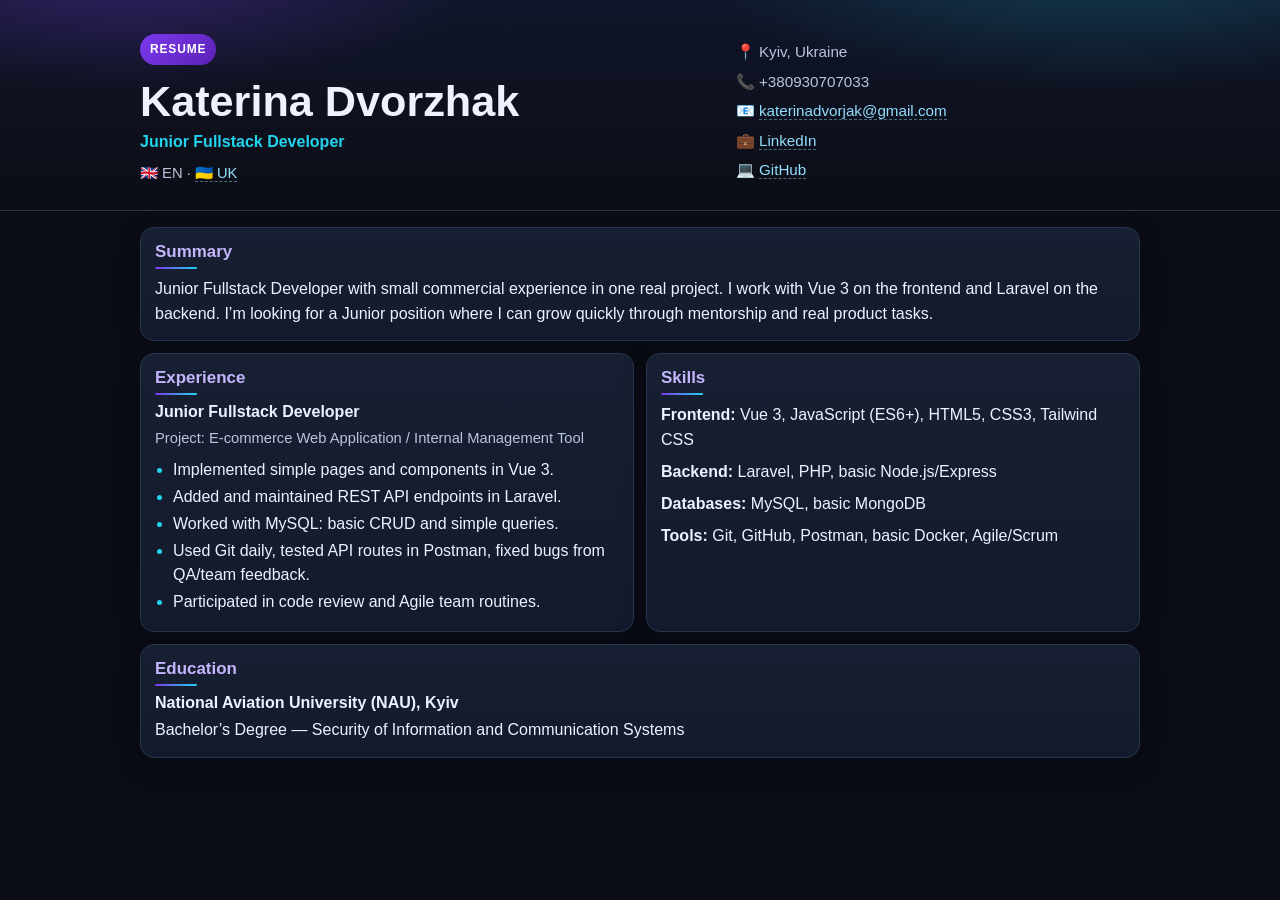
<file: index.html>
<!doctype html>
<html lang="en">
<head>
  <meta charset="UTF-8" />
  <meta name="viewport" content="width=device-width, initial-scale=1.0" />
  <title>Katerina Dvorzhak — Junior Fullstack Developer</title>
  <link rel="stylesheet" href="styles.css" />
</head>
<body>
  <header class="hero">
    <div class="container hero-inner">
      <div>
        <p class="badge">RESUME</p>
        <h1>Katerina Dvorzhak</h1>
        <p class="role">Junior Fullstack Developer</p>
        <p class="lang">🇬🇧 EN · <a href="uk.html">🇺🇦 UK</a></p>
      </div>
      <div class="contacts">
        <p>📍 Kyiv, Ukraine</p>
        <p>📞 +380930707033</p>
        <p>📧 <a href="mailto:katerinadvorjak@gmail.com">katerinadvorjak@gmail.com</a></p>
        <p>💼 <a href="https://www.linkedin.com/in/katerina-dvorjak-9845141ba/" target="_blank" rel="noopener">LinkedIn</a></p>
        <p>💻 <a href="https://github.com/katerinadvorjak" target="_blank" rel="noopener">GitHub</a></p>
      </div>
    </div>
  </header>

  <main class="container layout">
    <section class="card summary">
      <h2>Summary</h2>
      <p>Junior Fullstack Developer with small commercial experience in one real project. I work with Vue 3 on the frontend and Laravel on the backend. I’m looking for a Junior position where I can grow quickly through mentorship and real product tasks.</p>
    </section>

    <section class="card exp">
      <h2>Experience</h2>
      <h3>Junior Fullstack Developer</h3>
      <p class="muted">Project: E-commerce Web Application / Internal Management Tool</p>
      <ul>
        <li>Implemented simple pages and components in Vue 3.</li>
        <li>Added and maintained REST API endpoints in Laravel.</li>
        <li>Worked with MySQL: basic CRUD and simple queries.</li>
        <li>Used Git daily, tested API routes in Postman, fixed bugs from QA/team feedback.</li>
        <li>Participated in code review and Agile team routines.</li>
      </ul>
    </section>

    <section class="card skills">
      <h2>Skills</h2>
      <div class="skill-block">
        <p><strong>Frontend:</strong> Vue 3, JavaScript (ES6+), HTML5, CSS3, Tailwind CSS</p>
        <p><strong>Backend:</strong> Laravel, PHP, basic Node.js/Express</p>
        <p><strong>Databases:</strong> MySQL, basic MongoDB</p>
        <p><strong>Tools:</strong> Git, GitHub, Postman, basic Docker, Agile/Scrum</p>
      </div>
    </section>

    <section class="card edu">
      <h2>Education</h2>
      <h3>National Aviation University (NAU), Kyiv</h3>
      <p>Bachelor’s Degree — Security of Information and Communication Systems</p>
    </section>
  </main>
</body>
</html>
</file>
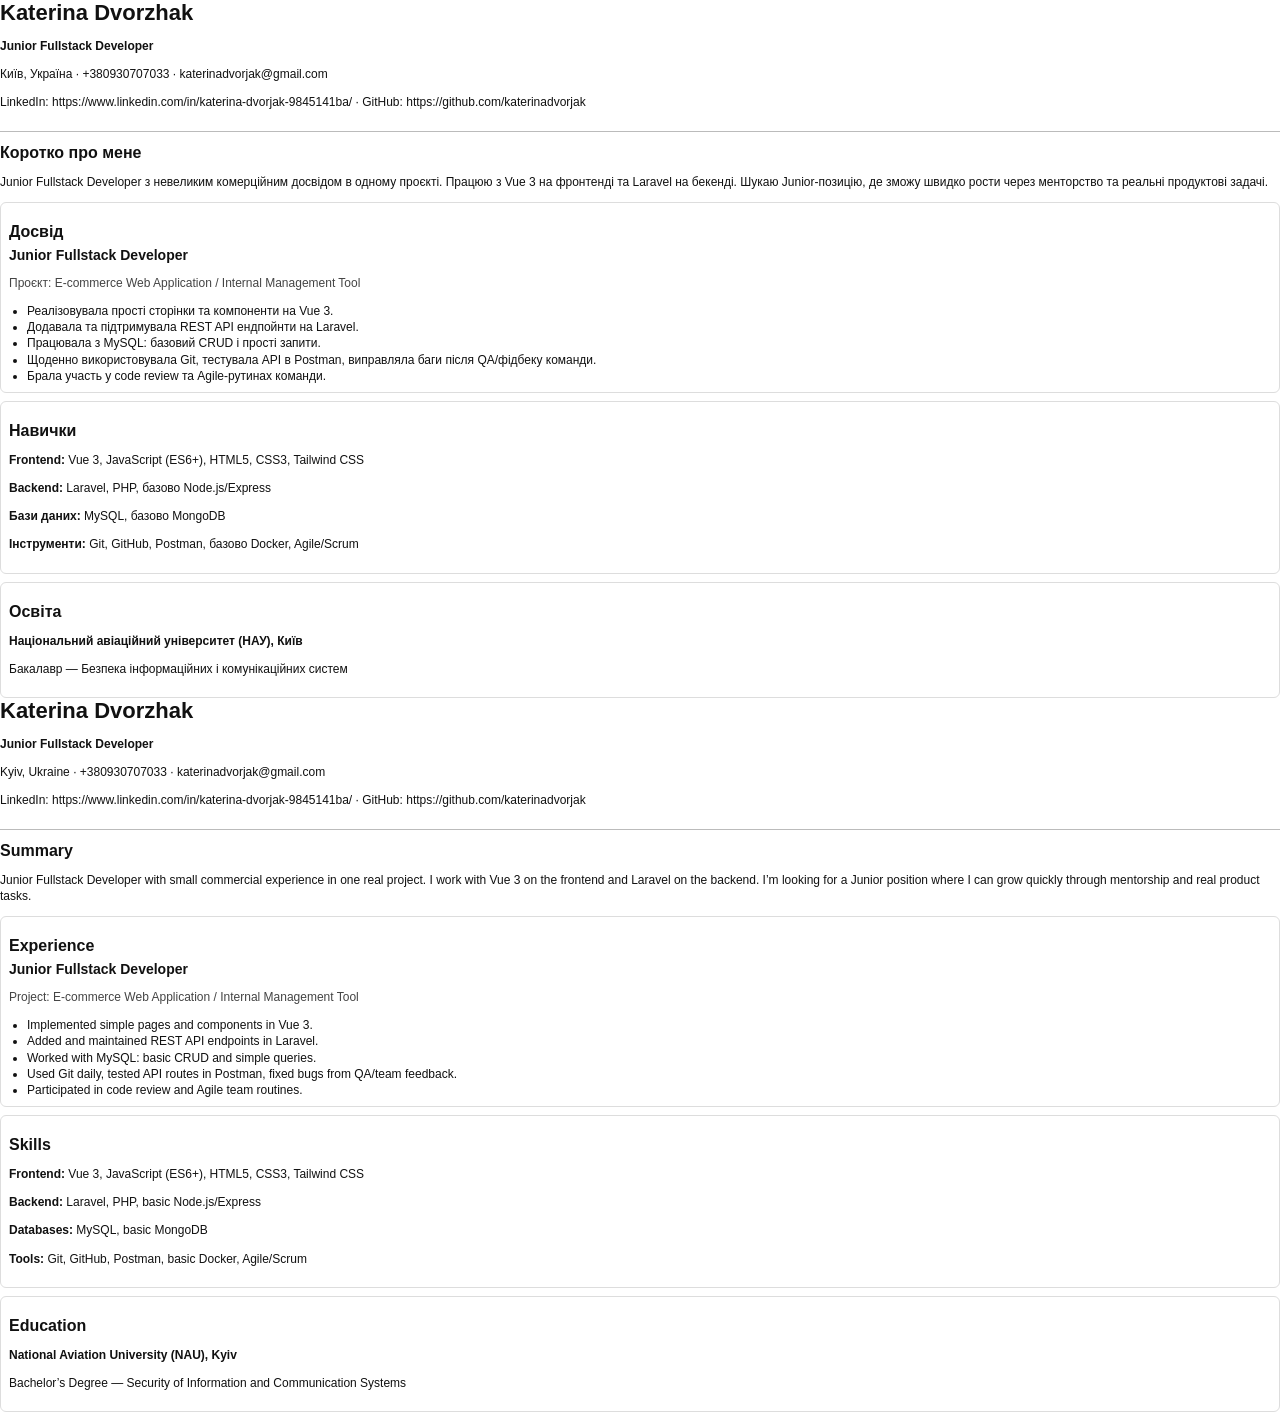
<file: combined_ua_en.html>
<!doctype html>
<html lang="uk">
<head>
  <meta charset="UTF-8" />
  <meta name="viewport" content="width=device-width, initial-scale=1.0" />
  <title>Katerina Dvorzhak CV (UA + EN)</title>
  <style>
    @page { size: A4; margin: 10mm; }
    * { box-sizing: border-box; }
    body { font-family: Inter, Arial, sans-serif; margin: 0; color: #111; }
    .page { page-break-after: always; break-after: page; }
    .page:last-child { page-break-after: auto; break-after: auto; }
    h1 { margin: 0 0 4px; font-size: 22px; }
    h2 { margin: 12px 0 6px; font-size: 16px; }
    h3 { margin: 0 0 4px; font-size: 14px; }
    p, li { font-size: 12px; line-height: 1.35; }
    ul { margin: 6px 0 0; padding-left: 18px; }
    .head { border-bottom: 1px solid #bbb; padding-bottom: 8px; margin-bottom: 8px; }
    .muted { color: #444; }
    .block { border: 1px solid #ddd; border-radius: 6px; padding: 8px; margin-top: 8px; }
  </style>
</head>
<body>
  <section class="page">
    <div class="head">
      <h1>Katerina Dvorzhak</h1>
      <p><strong>Junior Fullstack Developer</strong></p>
      <p>Київ, Україна · +380930707033 · katerinadvorjak@gmail.com</p>
      <p>LinkedIn: https://www.linkedin.com/in/katerina-dvorjak-9845141ba/ · GitHub: https://github.com/katerinadvorjak</p>
    </div>

    <h2>Коротко про мене</h2>
    <p>Junior Fullstack Developer з невеликим комерційним досвідом в одному проєкті. Працюю з Vue 3 на фронтенді та Laravel на бекенді. Шукаю Junior-позицію, де зможу швидко рости через менторство та реальні продуктові задачі.</p>

    <div class="block">
      <h2>Досвід</h2>
      <h3>Junior Fullstack Developer</h3>
      <p class="muted">Проєкт: E-commerce Web Application / Internal Management Tool</p>
      <ul>
        <li>Реалізовувала прості сторінки та компоненти на Vue 3.</li>
        <li>Додавала та підтримувала REST API ендпойнти на Laravel.</li>
        <li>Працювала з MySQL: базовий CRUD і прості запити.</li>
        <li>Щоденно використовувала Git, тестувала API в Postman, виправляла баги після QA/фідбеку команди.</li>
        <li>Брала участь у code review та Agile-рутинах команди.</li>
      </ul>
    </div>

    <div class="block">
      <h2>Навички</h2>
      <p><strong>Frontend:</strong> Vue 3, JavaScript (ES6+), HTML5, CSS3, Tailwind CSS</p>
      <p><strong>Backend:</strong> Laravel, PHP, базово Node.js/Express</p>
      <p><strong>Бази даних:</strong> MySQL, базово MongoDB</p>
      <p><strong>Інструменти:</strong> Git, GitHub, Postman, базово Docker, Agile/Scrum</p>
    </div>

    <div class="block">
      <h2>Освіта</h2>
      <p><strong>Національний авіаційний університет (НАУ), Київ</strong></p>
      <p>Бакалавр — Безпека інформаційних і комунікаційних систем</p>
    </div>
  </section>

  <section class="page" lang="en">
    <div class="head">
      <h1>Katerina Dvorzhak</h1>
      <p><strong>Junior Fullstack Developer</strong></p>
      <p>Kyiv, Ukraine · +380930707033 · katerinadvorjak@gmail.com</p>
      <p>LinkedIn: https://www.linkedin.com/in/katerina-dvorjak-9845141ba/ · GitHub: https://github.com/katerinadvorjak</p>
    </div>

    <h2>Summary</h2>
    <p>Junior Fullstack Developer with small commercial experience in one real project. I work with Vue 3 on the frontend and Laravel on the backend. I’m looking for a Junior position where I can grow quickly through mentorship and real product tasks.</p>

    <div class="block">
      <h2>Experience</h2>
      <h3>Junior Fullstack Developer</h3>
      <p class="muted">Project: E-commerce Web Application / Internal Management Tool</p>
      <ul>
        <li>Implemented simple pages and components in Vue 3.</li>
        <li>Added and maintained REST API endpoints in Laravel.</li>
        <li>Worked with MySQL: basic CRUD and simple queries.</li>
        <li>Used Git daily, tested API routes in Postman, fixed bugs from QA/team feedback.</li>
        <li>Participated in code review and Agile team routines.</li>
      </ul>
    </div>

    <div class="block">
      <h2>Skills</h2>
      <p><strong>Frontend:</strong> Vue 3, JavaScript (ES6+), HTML5, CSS3, Tailwind CSS</p>
      <p><strong>Backend:</strong> Laravel, PHP, basic Node.js/Express</p>
      <p><strong>Databases:</strong> MySQL, basic MongoDB</p>
      <p><strong>Tools:</strong> Git, GitHub, Postman, basic Docker, Agile/Scrum</p>
    </div>

    <div class="block">
      <h2>Education</h2>
      <p><strong>National Aviation University (NAU), Kyiv</strong></p>
      <p>Bachelor’s Degree — Security of Information and Communication Systems</p>
    </div>
  </section>
</body>
</html>
</file>
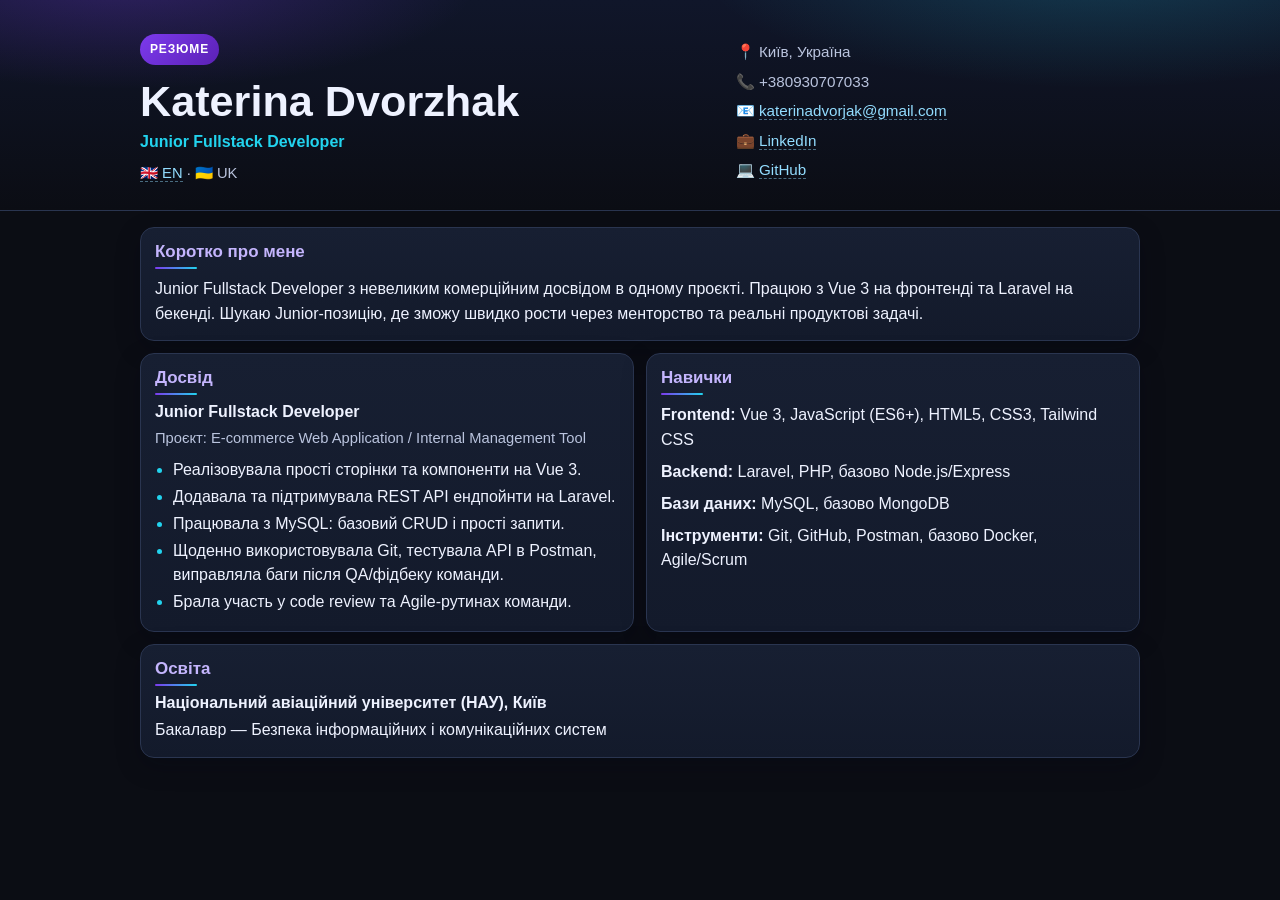
<file: uk.html>
<!doctype html>
<html lang="uk">
<head>
  <meta charset="UTF-8" />
  <meta name="viewport" content="width=device-width, initial-scale=1.0" />
  <title>Katerina Dvorzhak — Junior Fullstack Developer</title>
  <link rel="stylesheet" href="styles.css" />
</head>
<body>
  <header class="hero">
    <div class="container hero-inner">
      <div>
        <p class="badge">РЕЗЮМЕ</p>
        <h1>Katerina Dvorzhak</h1>
        <p class="role">Junior Fullstack Developer</p>
        <p class="lang"><a href="index.html">🇬🇧 EN</a> · 🇺🇦 UK</p>
      </div>
      <div class="contacts">
        <p>📍 Київ, Україна</p>
        <p>📞 +380930707033</p>
        <p>📧 <a href="mailto:katerinadvorjak@gmail.com">katerinadvorjak@gmail.com</a></p>
        <p>💼 <a href="https://www.linkedin.com/in/katerina-dvorjak-9845141ba/" target="_blank" rel="noopener">LinkedIn</a></p>
        <p>💻 <a href="https://github.com/katerinadvorjak" target="_blank" rel="noopener">GitHub</a></p>
      </div>
    </div>
  </header>

  <main class="container layout">
    <section class="card summary">
      <h2>Коротко про мене</h2>
      <p>Junior Fullstack Developer з невеликим комерційним досвідом в одному проєкті. Працюю з Vue 3 на фронтенді та Laravel на бекенді. Шукаю Junior-позицію, де зможу швидко рости через менторство та реальні продуктові задачі.</p>
    </section>

    <section class="card exp">
      <h2>Досвід</h2>
      <h3>Junior Fullstack Developer</h3>
      <p class="muted">Проєкт: E-commerce Web Application / Internal Management Tool</p>
      <ul>
        <li>Реалізовувала прості сторінки та компоненти на Vue 3.</li>
        <li>Додавала та підтримувала REST API ендпойнти на Laravel.</li>
        <li>Працювала з MySQL: базовий CRUD і прості запити.</li>
        <li>Щоденно використовувала Git, тестувала API в Postman, виправляла баги після QA/фідбеку команди.</li>
        <li>Брала участь у code review та Agile-рутинах команди.</li>
      </ul>
    </section>

    <section class="card skills">
      <h2>Навички</h2>
      <div class="skill-block">
        <p><strong>Frontend:</strong> Vue 3, JavaScript (ES6+), HTML5, CSS3, Tailwind CSS</p>
        <p><strong>Backend:</strong> Laravel, PHP, базово Node.js/Express</p>
        <p><strong>Бази даних:</strong> MySQL, базово MongoDB</p>
        <p><strong>Інструменти:</strong> Git, GitHub, Postman, базово Docker, Agile/Scrum</p>
      </div>
    </section>

    <section class="card edu">
      <h2>Освіта</h2>
      <h3>Національний авіаційний університет (НАУ), Київ</h3>
      <p>Бакалавр — Безпека інформаційних і комунікаційних систем</p>
    </section>
  </main>
</body>
</html>
</file>
<file: styles.css>
:root {
  --bg: #0b0d14;
  --panel: #141b2b;
  --line: #2a3550;
  --text: #eef2ff;
  --muted: #bac4de;
  --accent: #7c3aed;
  --accent-2: #22d3ee;
}

* { box-sizing: border-box; }
html, body { margin: 0; padding: 0; background: var(--bg); color: var(--text); font-family: Inter, Segoe UI, Arial, sans-serif; }
.container { width: min(1000px, 92%); margin: 0 auto; }

.hero {
  padding: 34px 0 22px;
  border-bottom: 1px solid var(--line);
  background:
    radial-gradient(900px 280px at 86% -18%, rgba(34,211,238,.20), transparent 45%),
    radial-gradient(700px 220px at 10% -10%, rgba(124,58,237,.28), transparent 50%),
    linear-gradient(180deg, #10162a, #0b0d14);
}

.hero-inner { display: grid; grid-template-columns: 1.18fr .82fr; gap: 14px; align-items: start; }
.badge {
  display: inline-block;
  background: linear-gradient(135deg, var(--accent), #5b21b6);
  color: #fff;
  padding: 6px 10px;
  border-radius: 999px;
  font-size: .75rem;
  font-weight: 700;
  letter-spacing: .85px;
}

h1 { margin: 12px 0 4px; font-size: clamp(1.8rem, 4vw, 2.7rem); }
.role { margin: 0; color: var(--accent-2); font-weight: 700; }
.lang { margin: 8px 0 0; color: var(--muted); font-size: .92rem; }
.contacts p { margin: 6px 0; color: var(--muted); font-size: .95rem; }

main { padding: 16px 0 26px; display: grid; grid-template-columns: 1fr 1fr; gap: 12px; }
.card {
  background: linear-gradient(180deg, #171f32 0%, #131a2b 100%);
  border: 1px solid var(--line);
  border-radius: 14px;
  padding: 14px;
  box-shadow: 0 8px 24px rgba(3,6,20,.28);
}

.summary, .edu { grid-column: 1 / -1; }
h2 { margin: 0 0 8px; color: #c4b5fd; font-size: 1.06rem; position: relative; }
h2::after { content: ""; display: block; width: 42px; height: 2px; background: linear-gradient(90deg, var(--accent), var(--accent-2)); margin-top: 5px; border-radius: 999px; }
h3 { margin: 0 0 6px; font-size: 1rem; }
.muted { color: var(--muted); font-size: .92rem; margin-bottom: 6px; }
p { margin: 0; line-height: 1.55; }
ul { margin: 8px 0 0; padding-left: 18px; line-height: 1.5; }
li { margin-bottom: 3px; }
li::marker { color: var(--accent-2); }
.skill-block p { margin: 0 0 7px; }

a { color: #93ddff; text-decoration: none; border-bottom: 1px dashed rgba(147,221,255,.45); }
a:hover { color: #c4f0ff; }

@media (max-width: 860px) {
  .hero-inner { grid-template-columns: 1fr; }
  main { grid-template-columns: 1fr; }
}

/* A4 print: one-page optimized */
@page { size: A4; margin: 10mm; }
@media print {
  :root { --bg:#fff; --panel:#fff; --line:#dadada; --text:#000; --muted:#222; --accent:#000; --accent-2:#000; }
  html, body { background:#fff !important; color:#000 !important; font-size:10.3pt; line-height:1.28; -webkit-print-color-adjust: exact; print-color-adjust: exact; }
  .hero { padding: 5mm 0 3mm; border-bottom:1px solid #d8d8d8; background:#fff !important; }
  .hero-inner { grid-template-columns: 1.2fr .8fr; gap: 8px; }
  .badge { background:#000 !important; color:#fff !important; padding:2px 7px; font-size:8pt; }
  h1 { font-size:18pt; margin: 6px 0 2px; }
  .role,.lang,.contacts p,.muted,p,li,a,h2,h3 { color:#000 !important; }
  a { border-bottom: none !important; }
  main { padding-top: 3mm; gap: 6px; }
  .card { background:#fff !important; border:1px solid #d6d6d6; border-radius: 6px; padding: 8px; box-shadow:none; }
  h2 { font-size: 11pt; margin-bottom:5px; }
  h2::after { background:#000; width:30px; height:1px; margin-top:3px; }
  h3 { font-size: 10pt; margin-bottom: 3px; }
  ul { margin-top:4px; line-height:1.28; }
  li { margin-bottom: 1px; }
  .summary,.edu { grid-column:1/-1; }
  section,.card { break-inside: avoid; page-break-inside: avoid; }
}
</file>
